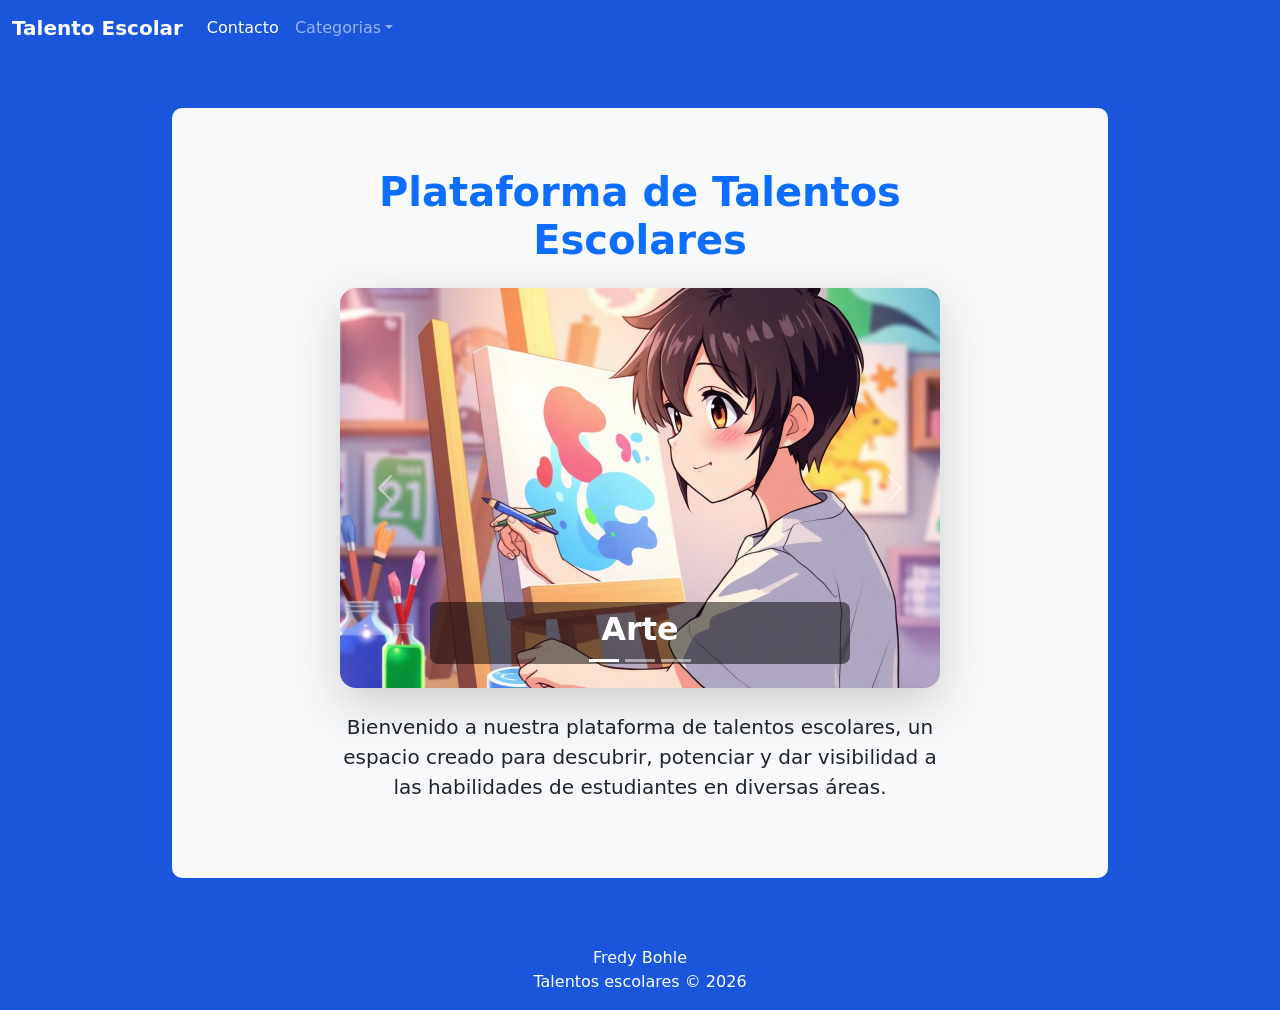
<file: index.html>
<!doctype html>
<html lang="es">
  <head>
    <meta charset="UTF-8" />
    <meta name="viewport" content="width=device-width, initial-scale=1.0" />
    <meta name="author" content="Fredy Bohle" />
    <meta name="description" content="Esta es un portal de talento Escolar"/>
    <title>Portal Talento Escolar</title>
    <link
      href="https://cdn.jsdelivr.net/npm/bootstrap@5.3.8/dist/css/bootstrap.min.css"
      rel="stylesheet"
      integrity="sha384-sRIl4kxILFvY47J16cr9ZwB07vP4J8+LH7qKQnuqkuIAvNWLzeN8tE5YBujZqJLB"
      crossorigin="anonymous"
    />
    <link rel="stylesheet" href="../css/styles.css" />
  </head>
  <body>
    <nav class="navbar navbar-expand-lg navbar-dark fondo-azul sticky-top">
      <div class="container-fluid">
        <a class="navbar-brand fw-bold" href="../index.html">Talento Escolar</a>
        <button
          class="navbar-toggler"
          type="button"
          data-bs-toggle="collapse"
          data-bs-target="#navbarNav"
        >
          <span class="navbar-toggler-icon"></span>
        </button>
        <div class="collapse navbar-collapse" id="navbarNav">
          <ul class="navbar-nav">
            <li class="nav-item">
              <a class="nav-link active" href="../html/contacto.html">Contacto</a>
            </li>
            <li class="nav-item dropdown">
              <a
                class="nav-link dropdown-toggle"
                href="#"
                role="button"
                data-bs-toggle="dropdown"
                >Categorias</a
              >
              <ul class="dropdown-menu">
                <li><a class="dropdown-item" href="../html/arte.html">Arte</a></li>
                <li><a class="dropdown-item" href="../html/musica.html">Música</a></li>
                <li>
                  <a class="dropdown-item" href="../html/tecnologia.html">Tecnología</a>
                </li>
              </ul>
            </li>
          </ul>
        </div>
      </div>
    </nav>
    <main class="flex-grow-1">
      <div class="fondo-azul py-1">
        <div class="container" style="max-width: 960px">
          <section class="container my-5">
            <div class="row justify-content-center">
              <div class="col-lg-8 text-center">
               <h1 class="fw-bold mb-4">Plataforma de Talentos Escolares</h1>
          <div
            id="carruselCategorias"
            class="carousel slide rounded-4 overflow-hidden shadow-lg mb-4"
            data-bs-ride="carousel"
          >
            <div class="carousel-indicators">
              <button
                type="button"
                data-bs-target="#carruselCategorias"
                data-bs-slide-to="0"
                class="active"
              ></button>
              <button
                type="button"
                data-bs-target="#carruselCategorias"
                data-bs-slide-to="1"
              ></button>
              <button
                type="button"
                data-bs-target="#carruselCategorias"
                data-bs-slide-to="2"
              ></button>
            </div>
            <div class="carousel-inner">
              <div class="carousel-item active">
                <a href="../html/arte.html">
                  <img
                    src="../img/arte-carousel.jpg"
                    class="d-block w-100 img-carousel"
                    alt="Arte"
                  />
                  <div class="carousel-caption d-block">
                    <h2 class="fw-bold">Arte</h2>
                  </div>
                </a>
              </div>
              <div class="carousel-item">
                <a href="../html/musica.html">
                  <img
                    src="../img/musica-carousel.jpg"
                    class="d-block w-100 img-carousel"
                    alt="Música"
                  />
                  <div class="carousel-caption d-block">
                    <h2 class="fw-bold">Música</h2>
                  </div>
                </a>
              </div>
              <div class="carousel-item">
                <a href="../html/tecnologia.html">
                  <img
                    src="../img/tecnologias-carousel.jpg"
                    class="d-block w-100 img-carousel"
                    alt="Tecnologías"
                  />
                  <div class="carousel-caption d-block">
                    <h2 class="fw-bold">Tecnología</h2>
                  </div>
                </a>
              </div>
            </div>
            <button
              class="carousel-control-prev"
              type="button"
              data-bs-target="#carruselCategorias"
              data-bs-slide="prev"
            >
              <span class="carousel-control-prev-icon"></span>
            </button>
            <button
              class="carousel-control-next"
              type="button"
              data-bs-target="#carruselCategorias"
              data-bs-slide="next"
            >
              <span class="carousel-control-next-icon"></span>
            </button>
          </div>
                <p class="lead">
                  Bienvenido a nuestra plataforma de talentos escolares, un
                  espacio creado para descubrir, potenciar y dar visibilidad a
                  las habilidades de estudiantes en diversas áreas.
                </p>
              </div>
            </div>
          </section>
        </div>
      </div>
    </main>
    <footer class="text-center py-3 text-white fondo-azul">
      <p class="mb-0">Fredy Bohle</p>
      <p class="mb-0">Talentos escolares &copy; 2026</p>
    </footer>
    <script
      src="https://cdn.jsdelivr.net/npm/bootstrap@5.3.8/dist/js/bootstrap.bundle.min.js"
      integrity="sha384-FKyoEForCGlyvwx9Hj09JcYn3nv7wiPVlz7YYwJrWVcXK/BmnVDxM+D2scQbITxI"
      crossorigin="anonymous"
    ></script>
  </body>
</html>
</file>
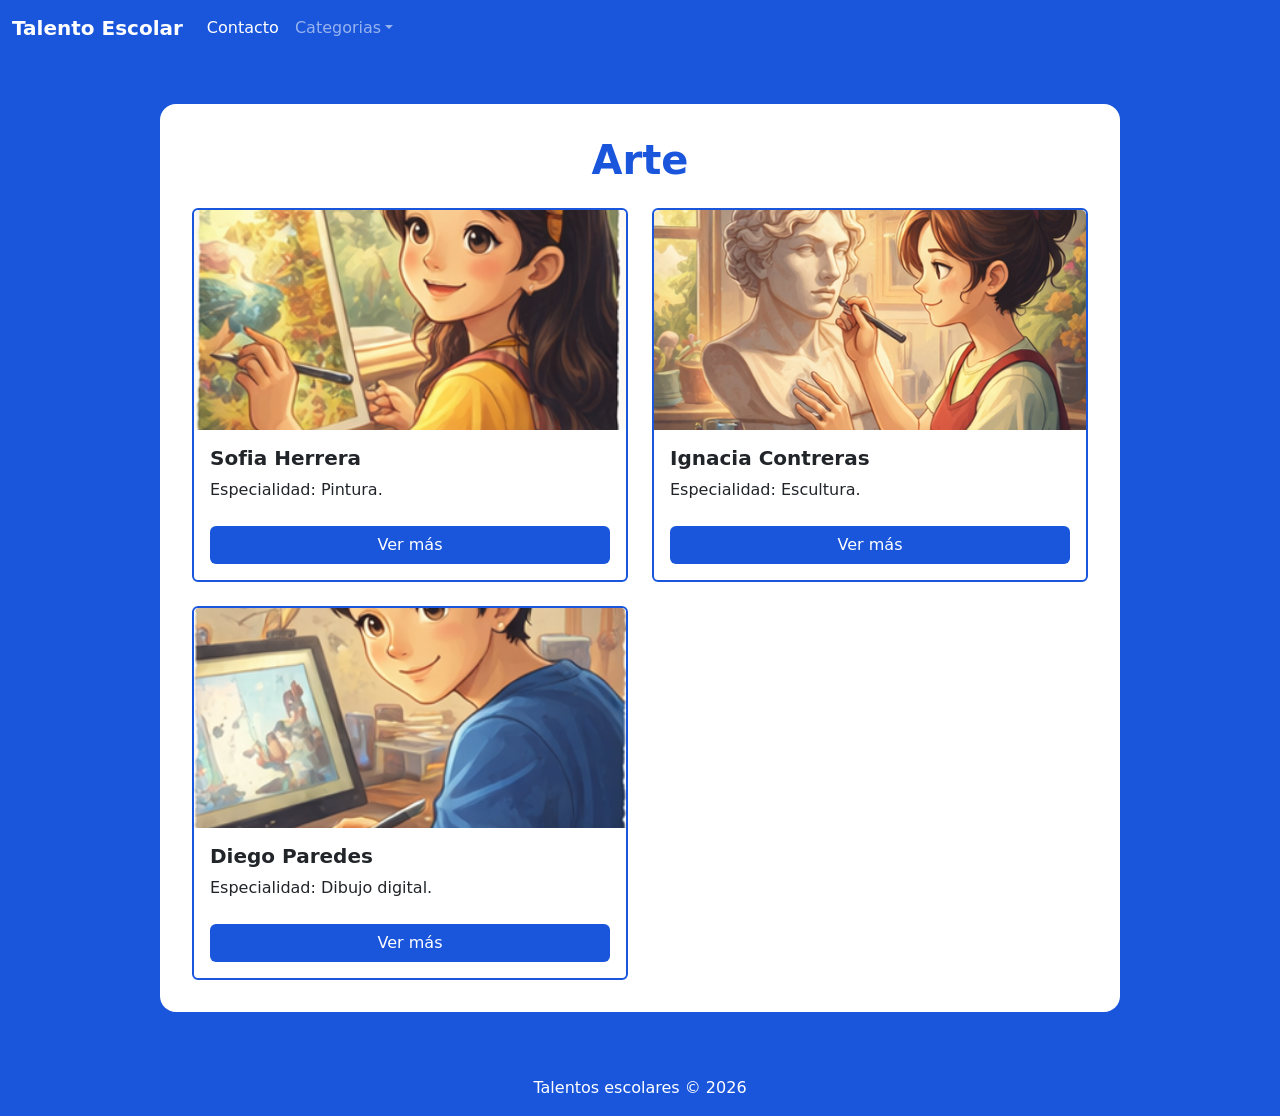
<file: html/arte.html>
<!DOCTYPE html>
<html lang="es">
<head>
    <meta charset="UTF-8">
    <meta name="viewport" content="width=device-width, initial-scale=1.0">
    <meta name="author" content="Fredy Bohle">
    <title>Categoria de Arte</title>
    <link href="https://cdn.jsdelivr.net/npm/bootstrap@5.3.8/dist/css/bootstrap.min.css" rel="stylesheet" integrity="sha384-sRIl4kxILFvY47J16cr9ZwB07vP4J8+LH7qKQnuqkuIAvNWLzeN8tE5YBujZqJLB" crossorigin="anonymous">
    <link rel="stylesheet" href="/css/styles.css">
</head>
<body>
    <nav class="navbar navbar-expand-lg navbar-dark fondo-azul sticky-top">
        <div class="container-fluid">
            <a class="navbar-brand fw-bold" href="../index.html">Talento Escolar</a>
            <button class="navbar-toggler" type="button" data-bs-toggle="collapse" data-bs-target="#navbarNav">
                <span class="navbar-toggler-icon"></span>
            </button>
            <div class="collapse navbar-collapse" id="navbarNav">
                <ul class="navbar-nav">
                    <li class="nav-item"><a class="nav-link active" href="../html/contacto.html">Contacto</a></li>
                    <li class="nav-item dropdown">
                        <a class="nav-link dropdown-toggle" href="#" role="button" data-bs-toggle="dropdown">Categorias</a>
                        <ul class="dropdown-menu">
                            <li><a class="dropdown-item" href="../html/arte.html">Arte</a></li>
                            <li><a class="dropdown-item" href="../html/musica.html">Música</a></li>
                            <li><a class="dropdown-item" href="../html/tecnologia.html">Tecnología</a></li>
                        </ul>
                    </li>
                </ul>
            </div>
        </div>
    </nav>
    <main class="flex-grow-1">
      <div class="min-vh-100 d-flex align-items-center justify-content-center py-5 fondo-azul">
        <div class="container contenedor-principal">
            <h1 class="text-center mb-4 fw-bold titulo">Arte</h1>
            <div class="row g-4">
                <div class="col-12 col-md-6">
                    <div class="card h-100 tarjeta">
                        <img src="../img/Sofia.png" class="card-img-top img-tarjeta" alt="Canto">
                        <div class="card-body d-flex flex-column">
                            <h5 class="card-title fw-semibold">Sofia Herrera</h5>
                            <p class="card-text flex-grow-1">Especialidad: Pintura.</p>
                            <a href="../html/ficha-sofia.html" class="btn btn-azul mt-2">Ver más</a>
                        </div>
                    </div>
                </div>
                <div class="col-12 col-md-6">
                    <div class="card h-100 tarjeta">
                        <img src="../img/ignacia.png" class="card-img-top img-tarjeta" alt="Instrumentos">
                        <div class="card-body d-flex flex-column">
                            <h5 class="card-title fw-semibold">Ignacia Contreras</h5>
                            <p class="card-text flex-grow-1">Especialidad: Escultura.</p>
                            <a href="../html/ficha-ignacia.html" class="btn btn-azul mt-2">Ver más</a>
                        </div>
                    </div>
                </div>
                <div class="col-12 col-md-6">
                    <div class="card h-100 tarjeta">
                        <img src="../img/Diego.png" class="card-img-top img-tarjeta" alt="Instrumentos">
                        <div class="card-body d-flex flex-column">
                            <h5 class="card-title fw-semibold">Diego Paredes</h5>
                            <p class="card-text flex-grow-1">Especialidad: Dibujo digital.</p>
                            <a href="../html/ficha-diego.html" class="btn btn-azul mt-2">Ver más</a>
                        </div>
                    </div>
                </div>
                </div>
            </div>
        </div>
    </div>
    </main>
    <footer class="text-center py-3 text-white fondo-azul">
        <p class="mb-0">Talentos escolares &copy; 2026</p>
    </footer>

    <script src="https://cdn.jsdelivr.net/npm/bootstrap@5.3.8/dist/js/bootstrap.bundle.min.js" integrity="sha384-FKyoEForCGlyvwx9Hj09JcYn3nv7wiPVlz7YYwJrWVcXK/BmnVDxM+D2scQbITxI" crossorigin="anonymous"></script>
</body>
</html>
</file>
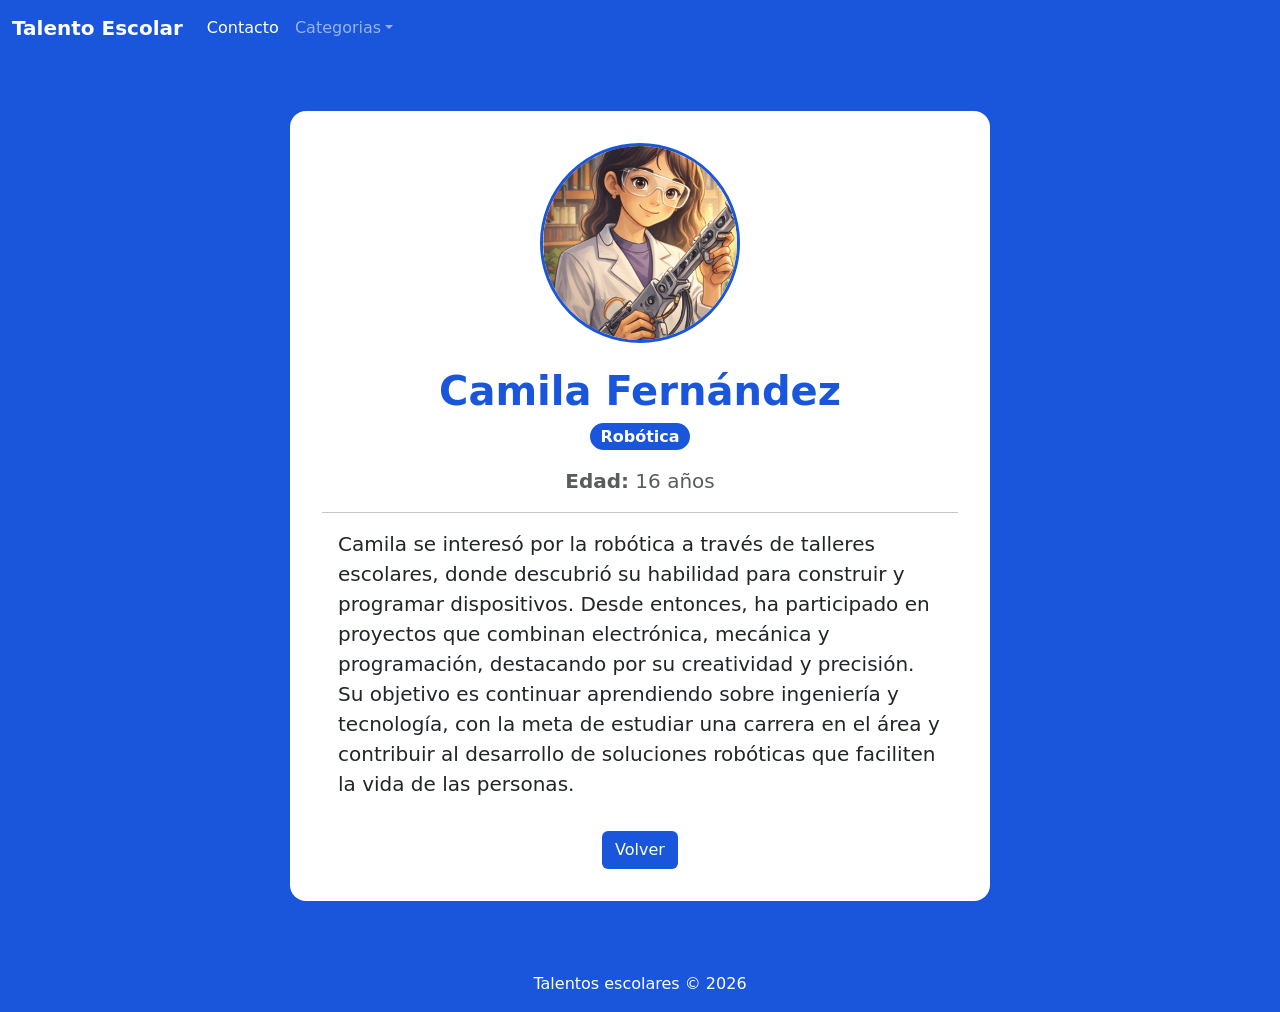
<file: html/ficha-camila.html>
<!DOCTYPE html>
<html lang="es">
<head>
    <meta charset="UTF-8">
    <meta name="viewport" content="width=device-width, initial-scale=1.0">
    <meta name="author" content="Fredy Bohle">
    <title>Camila</title>
    <link href="https://cdn.jsdelivr.net/npm/bootstrap@5.3.8/dist/css/bootstrap.min.css" rel="stylesheet" integrity="sha384-sRIl4kxILFvY47J16cr9ZwB07vP4J8+LH7qKQnuqkuIAvNWLzeN8tE5YBujZqJLB" crossorigin="anonymous">
    <link rel="stylesheet" href="/css/styles.css">
</head>
<body>
    <nav class="navbar navbar-expand-lg navbar-dark fondo-azul sticky-top">
        <div class="container-fluid">
            <a class="navbar-brand fw-bold" href="../index.html">Talento Escolar</a>
            <button class="navbar-toggler" type="button" data-bs-toggle="collapse" data-bs-target="#navbarNav">
                <span class="navbar-toggler-icon"></span>
            </button>
            <div class="collapse navbar-collapse" id="navbarNav">
                <ul class="navbar-nav">
                    <li class="nav-item"><a class="nav-link active" href="../html/contacto.html">Contacto</a></li>
                    <li class="nav-item dropdown">
                        <a class="nav-link dropdown-toggle" href="#" role="button" data-bs-toggle="dropdown">Categorias</a>
                        <ul class="dropdown-menu">
                            <li><a class="dropdown-item" href="../html/arte.html">Arte</a></li>
                            <li><a class="dropdown-item" href="../html/musica.html">Música</a></li>
                            <li><a class="dropdown-item" href="../html/tecnologia.html">Tecnología</a></li>
                        </ul>
                    </li>
                </ul>
            </div>
        </div>
    </nav>
    <main class="flex-grow-1">
      <div class="min-vh-100 d-flex align-items-center justify-content-center py-5 fondo-azul">
        <div class="container contenedor-principal" style="max-width: 700px;">
            <div class="row">
                <div class="col-12 text-center mb-4">
                    <img src="../img/Camila.png" class="img-fluid rounded-circle border border-3 img-ficha" alt="Foto del estudiante" style="width: 200px; height: 200px; object-fit: cover; border-color: #1a56db !important;">
                </div>
                <div class="col-12 text-center">
                    <h1 class="fw-bold titulo">Camila Fernández</h1>
                    <span class="badge rounded-pill fs-6 mb-3" style="background-color: #1a56db;">Robótica</span>
                    <p class="text-muted fs-5 mb-1"><strong>Edad:</strong> 16 años</p>
                    <hr>
                    <p class="fs-5 text-start px-3">
                        Camila se interesó por la robótica a través de talleres escolares, donde descubrió su habilidad para construir y programar dispositivos. Desde entonces, ha participado en proyectos que combinan electrónica, mecánica y programación, destacando por su creatividad y precisión.
                        Su objetivo es continuar aprendiendo sobre ingeniería y tecnología, con la meta de estudiar una carrera en el área y contribuir al desarrollo de soluciones robóticas que faciliten la vida de las personas.
                    </p>
                    <a href="javascript:history.back()" class="btn btn-azul mt-3">Volver</a>
                </div>
            </div>
        </div>
    </div>
    </main>
    <footer class="text-center py-3 text-white fondo-azul">
        <p class="mb-0">Talentos escolares &copy; 2026</p>
    </footer>

    <script src="https://cdn.jsdelivr.net/npm/bootstrap@5.3.8/dist/js/bootstrap.bundle.min.js" integrity="sha384-FKyoEForCGlyvwx9Hj09JcYn3nv7wiPVlz7YYwJrWVcXK/BmnVDxM+D2scQbITxI" crossorigin="anonymous"></script>
</body>
</html>
</file>
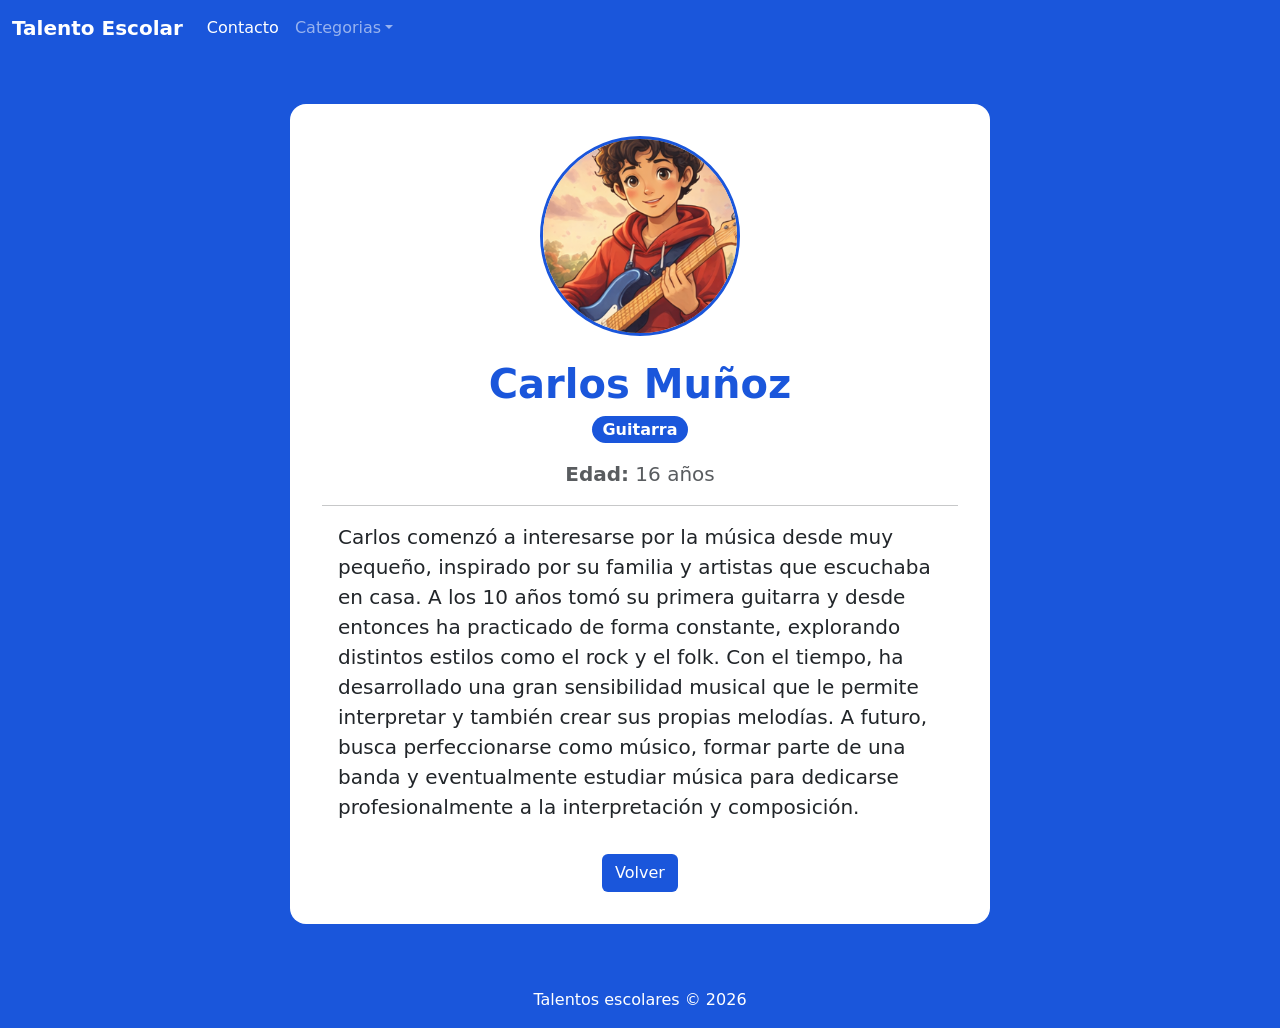
<file: html/ficha-carlos.html>
<!DOCTYPE html>
<html lang="es">
<head>
    <meta charset="UTF-8">
    <meta name="viewport" content="width=device-width, initial-scale=1.0">
    <meta name="author" content="Fredy Bohle">
    <title>Carlos</title>
    <link href="https://cdn.jsdelivr.net/npm/bootstrap@5.3.8/dist/css/bootstrap.min.css" rel="stylesheet" integrity="sha384-sRIl4kxILFvY47J16cr9ZwB07vP4J8+LH7qKQnuqkuIAvNWLzeN8tE5YBujZqJLB" crossorigin="anonymous">
    <link rel="stylesheet" href="/css/styles.css">
</head>
<body>
    <nav class="navbar navbar-expand-lg navbar-dark fondo-azul sticky-top">
        <div class="container-fluid">
            <a class="navbar-brand fw-bold" href="../index.html">Talento Escolar</a>
            <button class="navbar-toggler" type="button" data-bs-toggle="collapse" data-bs-target="#navbarNav">
                <span class="navbar-toggler-icon"></span>
            </button>
            <div class="collapse navbar-collapse" id="navbarNav">
                <ul class="navbar-nav">
                    <li class="nav-item"><a class="nav-link active" href="../html/contacto.html">Contacto</a></li>
                    <li class="nav-item dropdown">
                        <a class="nav-link dropdown-toggle" href="#" role="button" data-bs-toggle="dropdown">Categorias</a>
                        <ul class="dropdown-menu">
                            <li><a class="dropdown-item" href="../html/arte.html">Arte</a></li>
                            <li><a class="dropdown-item" href="../html/musica.html">Música</a></li>
                            <li><a class="dropdown-item" href="../html/tecnologia.html">Tecnología</a></li>
                        </ul>
                    </li>
                </ul>
            </div>
        </div>
    </nav>
    <main class="flex-grow-1">
      <div class="min-vh-100 d-flex align-items-center justify-content-center py-5 fondo-azul">
        <div class="container contenedor-principal" style="max-width: 700px;">
            <div class="row">
                <div class="col-12 text-center mb-4">
                    <img src="../img/Carlos.png" class="img-fluid rounded-circle border border-3 img-ficha" alt="Foto del estudiante" style="width: 200px; height: 200px; object-fit: cover; border-color: #1a56db !important;">
                </div>
                <div class="col-12 text-center">
                    <h1 class="fw-bold titulo">Carlos Muñoz</h1>
                    <span class="badge rounded-pill fs-6 mb-3" style="background-color: #1a56db;">Guitarra</span>
                    <p class="text-muted fs-5 mb-1"><strong>Edad:</strong> 16 años</p>
                    <hr>
                    <p class="fs-5 text-start px-3">
                        Carlos comenzó a interesarse por la música desde muy pequeño, inspirado por su familia y artistas que escuchaba en casa. A los 10 años tomó su primera guitarra y desde entonces ha practicado de forma constante, explorando distintos estilos como el rock y el folk. Con el tiempo, ha desarrollado una gran sensibilidad musical que le permite interpretar y también crear sus propias melodías.
                        A futuro, busca perfeccionarse como músico, formar parte de una banda y eventualmente estudiar música para dedicarse profesionalmente a la interpretación y composición.
                    </p>
                    <a href="javascript:history.back()" class="btn btn-azul mt-3">Volver</a>
                </div>
            </div>
        </div>
    </div>
    </main>
    <footer class="text-center py-3 text-white fondo-azul">
        <p class="mb-0">Talentos escolares &copy; 2026</p>
    </footer>

    <script src="https://cdn.jsdelivr.net/npm/bootstrap@5.3.8/dist/js/bootstrap.bundle.min.js" integrity="sha384-FKyoEForCGlyvwx9Hj09JcYn3nv7wiPVlz7YYwJrWVcXK/BmnVDxM+D2scQbITxI" crossorigin="anonymous"></script>
</body>
</html>
</file>
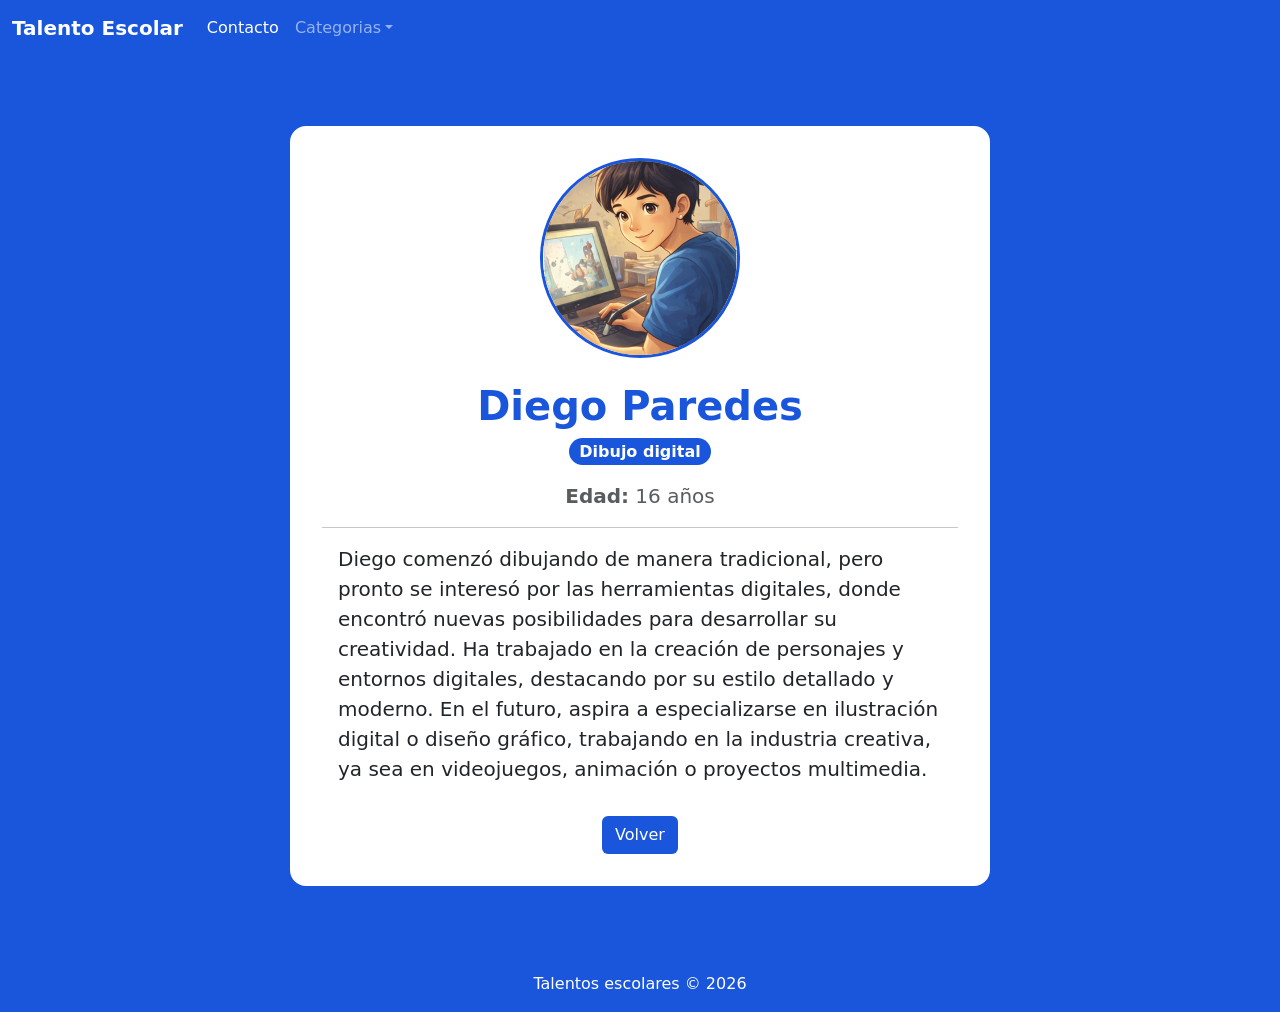
<file: html/ficha-diego.html>
<!DOCTYPE html>
<html lang="es">
<head>
    <meta charset="UTF-8">
    <meta name="viewport" content="width=device-width, initial-scale=1.0">
    <meta name="author" content="Fredy Bohle">
    <title>Diego</title>
    <link href="https://cdn.jsdelivr.net/npm/bootstrap@5.3.8/dist/css/bootstrap.min.css" rel="stylesheet" integrity="sha384-sRIl4kxILFvY47J16cr9ZwB07vP4J8+LH7qKQnuqkuIAvNWLzeN8tE5YBujZqJLB" crossorigin="anonymous">
    <link rel="stylesheet" href="/css/styles.css">
</head>
<body>
    <nav class="navbar navbar-expand-lg navbar-dark fondo-azul sticky-top">
        <div class="container-fluid">
            <a class="navbar-brand fw-bold" href="../index.html">Talento Escolar</a>
            <button class="navbar-toggler" type="button" data-bs-toggle="collapse" data-bs-target="#navbarNav">
                <span class="navbar-toggler-icon"></span>
            </button>
            <div class="collapse navbar-collapse" id="navbarNav">
                <ul class="navbar-nav">
                    <li class="nav-item"><a class="nav-link active" href="../html/contacto.html">Contacto</a></li>
                    <li class="nav-item dropdown">
                        <a class="nav-link dropdown-toggle" href="#" role="button" data-bs-toggle="dropdown">Categorias</a>
                        <ul class="dropdown-menu">
                            <li><a class="dropdown-item" href="../html/arte.html">Arte</a></li>
                            <li><a class="dropdown-item" href="../html/musica.html">Música</a></li>
                            <li><a class="dropdown-item" href="../html/tecnologia.html">Tecnología</a></li>
                        </ul>
                    </li>
                </ul>
            </div>
        </div>
    </nav>
    <main class="flex-grow-1">
      <div class="min-vh-100 d-flex align-items-center justify-content-center py-5 fondo-azul">
        <div class="container contenedor-principal" style="max-width: 700px;">
            <div class="row">
                <div class="col-12 text-center mb-4">
                    <img src="../img/Diego.png" class="img-fluid rounded-circle border border-3 img-ficha" alt="Foto del estudiante" style="width: 200px; height: 200px; object-fit: cover; border-color: #1a56db !important;">
                </div>
                <div class="col-12 text-center">
                    <h1 class="fw-bold titulo">Diego Paredes</h1>
                    <span class="badge rounded-pill fs-6 mb-3" style="background-color: #1a56db;">Dibujo digital</span>
                    <p class="text-muted fs-5 mb-1"><strong>Edad:</strong> 16 años</p>
                    <hr>
                    <p class="fs-5 text-start px-3">
                        Diego comenzó dibujando de manera tradicional, pero pronto se interesó por las herramientas digitales, donde encontró nuevas posibilidades para desarrollar su creatividad. Ha trabajado en la creación de personajes y entornos digitales, destacando por su estilo detallado y moderno.
                        En el futuro, aspira a especializarse en ilustración digital o diseño gráfico, trabajando en la industria creativa, ya sea en videojuegos, animación o proyectos multimedia.
                    </p>
                    <a href="javascript:history.back()" class="btn btn-azul mt-3">Volver</a>
                </div>
            </div>
        </div>
    </div>
    </main>
    <footer class="text-center py-3 text-white fondo-azul">
        <p class="mb-0">Talentos escolares &copy; 2026</p>
    </footer>

    <script src="https://cdn.jsdelivr.net/npm/bootstrap@5.3.8/dist/js/bootstrap.bundle.min.js" integrity="sha384-FKyoEForCGlyvwx9Hj09JcYn3nv7wiPVlz7YYwJrWVcXK/BmnVDxM+D2scQbITxI" crossorigin="anonymous"></script>
</body>
</html>
</file>
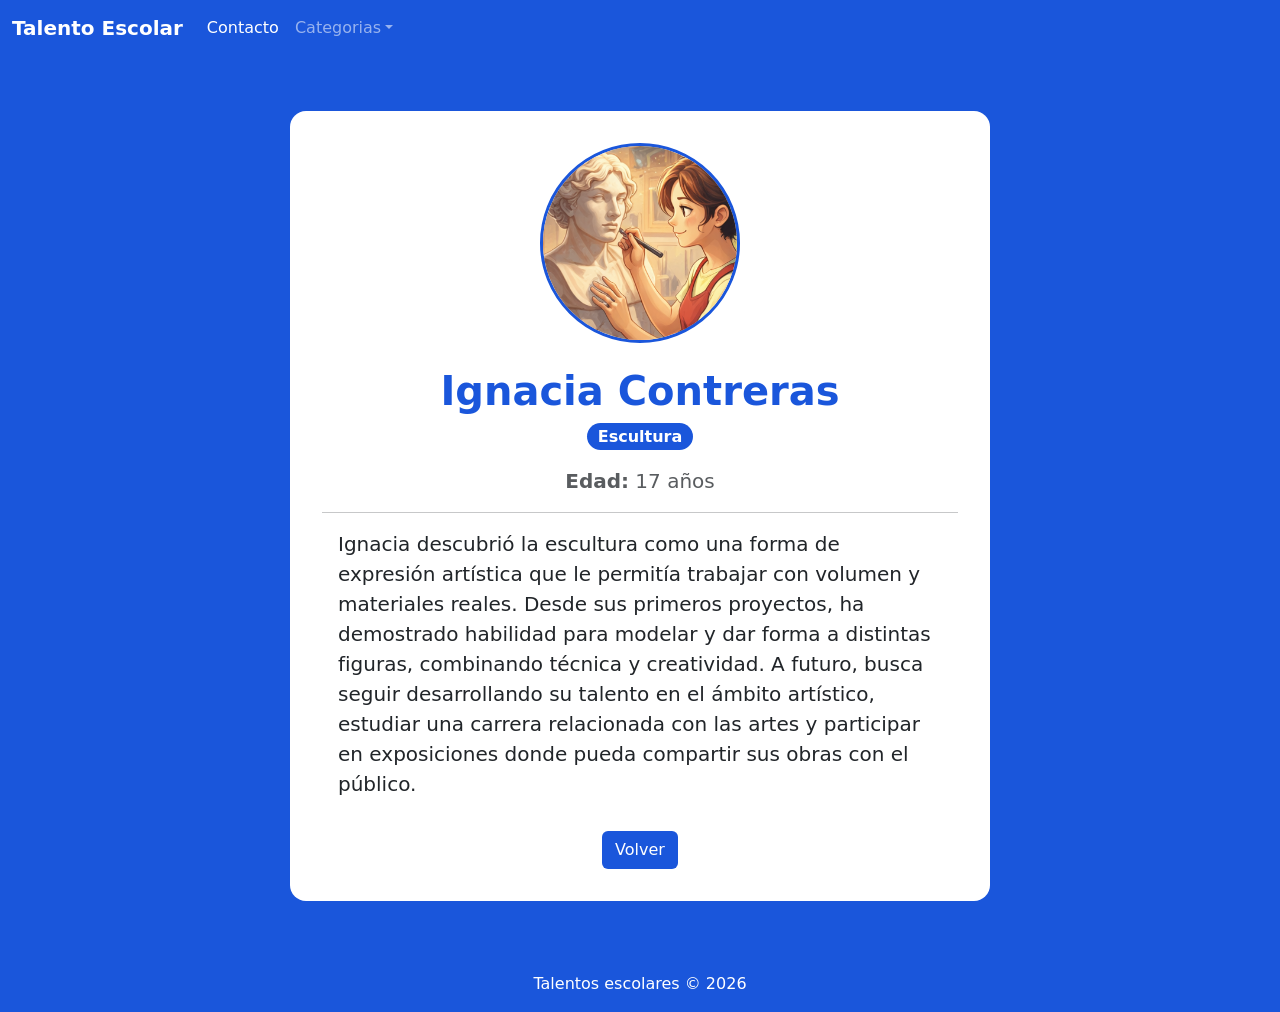
<file: html/ficha-ignacia.html>
<!DOCTYPE html>
<html lang="es">
<head>
    <meta charset="UTF-8">
    <meta name="viewport" content="width=device-width, initial-scale=1.0">
    <meta name="author" content="Fredy Bohle">
    <title>Ignacia</title>
    <link href="https://cdn.jsdelivr.net/npm/bootstrap@5.3.8/dist/css/bootstrap.min.css" rel="stylesheet" integrity="sha384-sRIl4kxILFvY47J16cr9ZwB07vP4J8+LH7qKQnuqkuIAvNWLzeN8tE5YBujZqJLB" crossorigin="anonymous">
    <link rel="stylesheet" href="/css/styles.css">
</head>
<body>
    <nav class="navbar navbar-expand-lg navbar-dark fondo-azul sticky-top">
        <div class="container-fluid">
            <a class="navbar-brand fw-bold" href="../index.html">Talento Escolar</a>
            <button class="navbar-toggler" type="button" data-bs-toggle="collapse" data-bs-target="#navbarNav">
                <span class="navbar-toggler-icon"></span>
            </button>
            <div class="collapse navbar-collapse" id="navbarNav">
                <ul class="navbar-nav">
                    <li class="nav-item"><a class="nav-link active" href="../html/contacto.html">Contacto</a></li>
                    <li class="nav-item dropdown">
                        <a class="nav-link dropdown-toggle" href="#" role="button" data-bs-toggle="dropdown">Categorias</a>
                        <ul class="dropdown-menu">
                            <li><a class="dropdown-item" href="../html/arte.html">Arte</a></li>
                            <li><a class="dropdown-item" href="../html/musica.html">Música</a></li>
                            <li><a class="dropdown-item" href="../html/tecnologia.html">Tecnología</a></li>
                        </ul>
                    </li>
                </ul>
            </div>
        </div>
    </nav>
    <main class="flex-grow-1">
      <div class="min-vh-100 d-flex align-items-center justify-content-center py-5 fondo-azul">
        <div class="container contenedor-principal" style="max-width: 700px;">
            <div class="row">
                <div class="col-12 text-center mb-4">
                    <img src="../img/ignacia.png" class="img-fluid rounded-circle border border-3 img-ficha" alt="Foto del estudiante" style="width: 200px; height: 200px; object-fit: cover; border-color: #1a56db !important;">
                </div>
                <div class="col-12 text-center">
                    <h1 class="fw-bold titulo">Ignacia Contreras</h1>
                    <span class="badge rounded-pill fs-6 mb-3" style="background-color: #1a56db;">Escultura</span>
                    <p class="text-muted fs-5 mb-1"><strong>Edad:</strong> 17 años</p>
                    <hr>
                    <p class="fs-5 text-start px-3">
                        Ignacia descubrió la escultura como una forma de expresión artística que le permitía trabajar con volumen y materiales reales. Desde sus primeros proyectos, ha demostrado habilidad para modelar y dar forma a distintas figuras, combinando técnica y creatividad.
                        A futuro, busca seguir desarrollando su talento en el ámbito artístico, estudiar una carrera relacionada con las artes y participar en exposiciones donde pueda compartir sus obras con el público.
                    </p>
                    <a href="javascript:history.back()" class="btn btn-azul mt-3">Volver</a>
                </div>
            </div>
        </div>
    </div>
    </main>
    <footer class="text-center py-3 text-white fondo-azul">
        <p class="mb-0">Talentos escolares &copy; 2026</p>
    </footer>

    <script src="https://cdn.jsdelivr.net/npm/bootstrap@5.3.8/dist/js/bootstrap.bundle.min.js" integrity="sha384-FKyoEForCGlyvwx9Hj09JcYn3nv7wiPVlz7YYwJrWVcXK/BmnVDxM+D2scQbITxI" crossorigin="anonymous"></script>
</body>
</html>
</file>
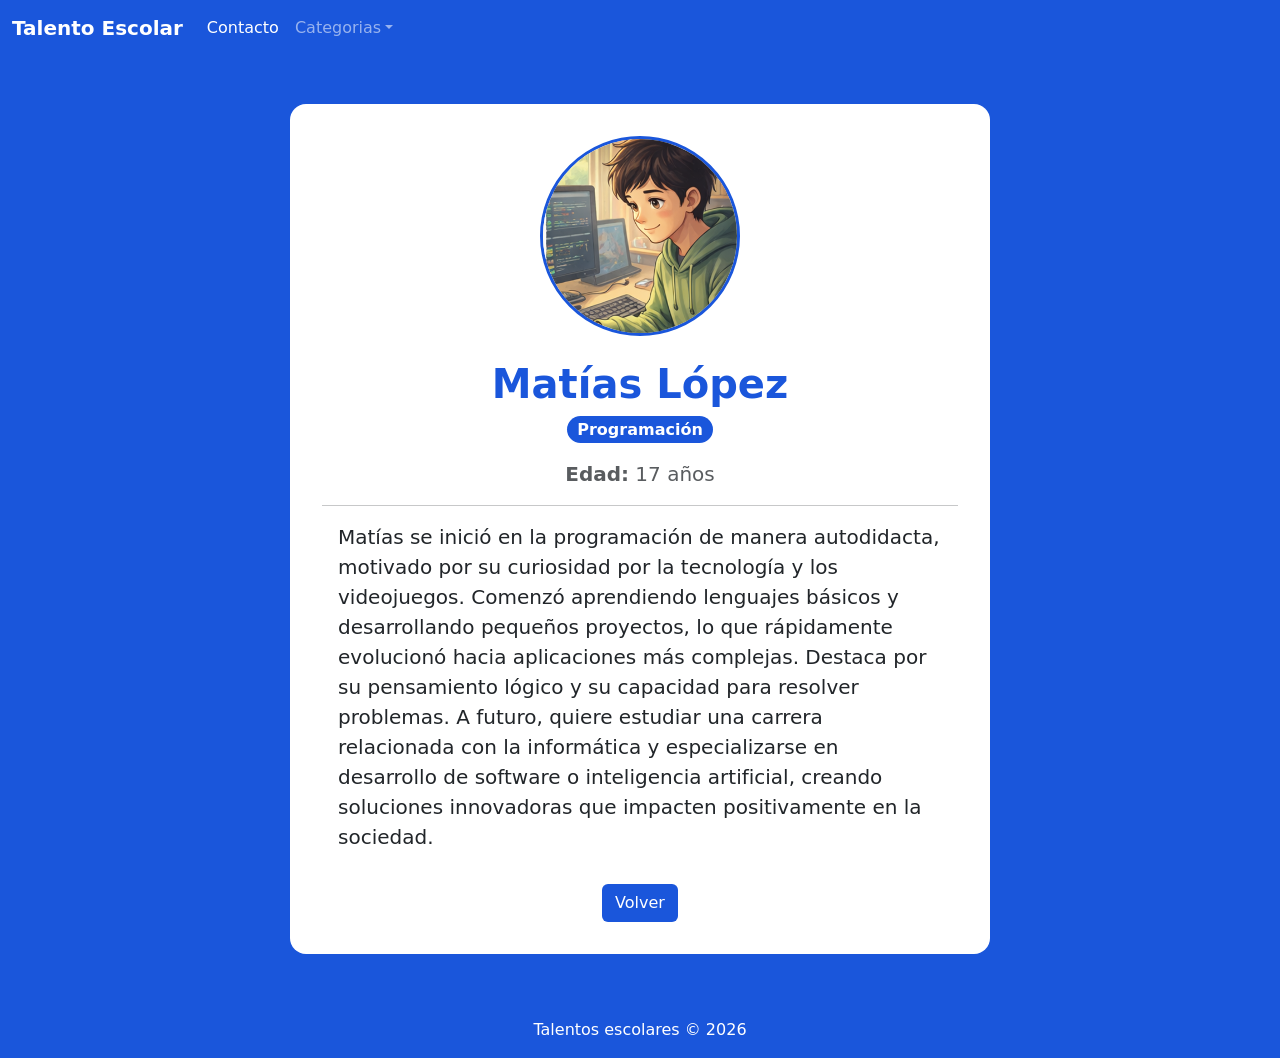
<file: html/ficha-matias.html>
<!DOCTYPE html>
<html lang="es">
<head>
    <meta charset="UTF-8">
    <meta name="viewport" content="width=device-width, initial-scale=1.0">
    <meta name="author" content="Fredy Bohle">
    <title>Matias</title>
    <link href="https://cdn.jsdelivr.net/npm/bootstrap@5.3.8/dist/css/bootstrap.min.css" rel="stylesheet" integrity="sha384-sRIl4kxILFvY47J16cr9ZwB07vP4J8+LH7qKQnuqkuIAvNWLzeN8tE5YBujZqJLB" crossorigin="anonymous">
    <link rel="stylesheet" href="../css/styles.css">
</head>
<body>
    <nav class="navbar navbar-expand-lg navbar-dark fondo-azul sticky-top">
        <div class="container-fluid">
            <a class="navbar-brand fw-bold" href="../index.html">Talento Escolar</a>
            <button class="navbar-toggler" type="button" data-bs-toggle="collapse" data-bs-target="#navbarNav">
                <span class="navbar-toggler-icon"></span>
            </button>
            <div class="collapse navbar-collapse" id="navbarNav">
                <ul class="navbar-nav">
                    <li class="nav-item"><a class="nav-link active" href="../html/contacto.html">Contacto</a></li>
                    <li class="nav-item dropdown">
                        <a class="nav-link dropdown-toggle" href="#" role="button" data-bs-toggle="dropdown">Categorias</a>
                        <ul class="dropdown-menu">
                            <li><a class="dropdown-item" href="../html/arte.html">Arte</a></li>
                            <li><a class="dropdown-item" href="../html/musica.html">Música</a></li>
                            <li><a class="dropdown-item" href="../html/tecnologia.html">Tecnología</a></li>
                        </ul>
                    </li>
                </ul>
            </div>
        </div>
    </nav>
    <main class="flex-grow-1">
      <div class="min-vh-100 d-flex align-items-center justify-content-center py-5 fondo-azul">
        <div class="container contenedor-principal" style="max-width: 700px;">
            <div class="row">
                <div class="col-12 text-center mb-4">
                    <img src="../img/Matias.png" class="img-fluid rounded-circle border border-3 img-ficha" alt="Foto del estudiante" style="width: 200px; height: 200px; object-fit: cover; border-color: #1a56db !important;">
                </div>
                <div class="col-12 text-center">
                    <h1 class="fw-bold titulo">Matías López</h1>
                    <span class="badge rounded-pill fs-6 mb-3" style="background-color: #1a56db;">Programación</span>
                    <p class="text-muted fs-5 mb-1"><strong>Edad:</strong> 17 años</p>
                    <hr>
                    <p class="fs-5 text-start px-3">
                        Matías se inició en la programación de manera autodidacta, motivado por su curiosidad por la tecnología y los videojuegos. Comenzó aprendiendo lenguajes básicos y desarrollando pequeños proyectos, lo que rápidamente evolucionó hacia aplicaciones más complejas. Destaca por su pensamiento lógico y su capacidad para resolver problemas.
                        A futuro, quiere estudiar una carrera relacionada con la informática y especializarse en desarrollo de software o inteligencia artificial, creando soluciones innovadoras que impacten positivamente en la sociedad.
                    </p>
                    <a href="javascript:history.back()" class="btn btn-azul mt-3">Volver</a>
                </div>
            </div>
        </div>
    </div>
    </main>
    <footer class="text-center py-3 text-white fondo-azul">
        <p class="mb-0">Talentos escolares &copy; 2026</p>
    </footer>

    <script src="https://cdn.jsdelivr.net/npm/bootstrap@5.3.8/dist/js/bootstrap.bundle.min.js" integrity="sha384-FKyoEForCGlyvwx9Hj09JcYn3nv7wiPVlz7YYwJrWVcXK/BmnVDxM+D2scQbITxI" crossorigin="anonymous"></script>
</body>
</html>
</file>
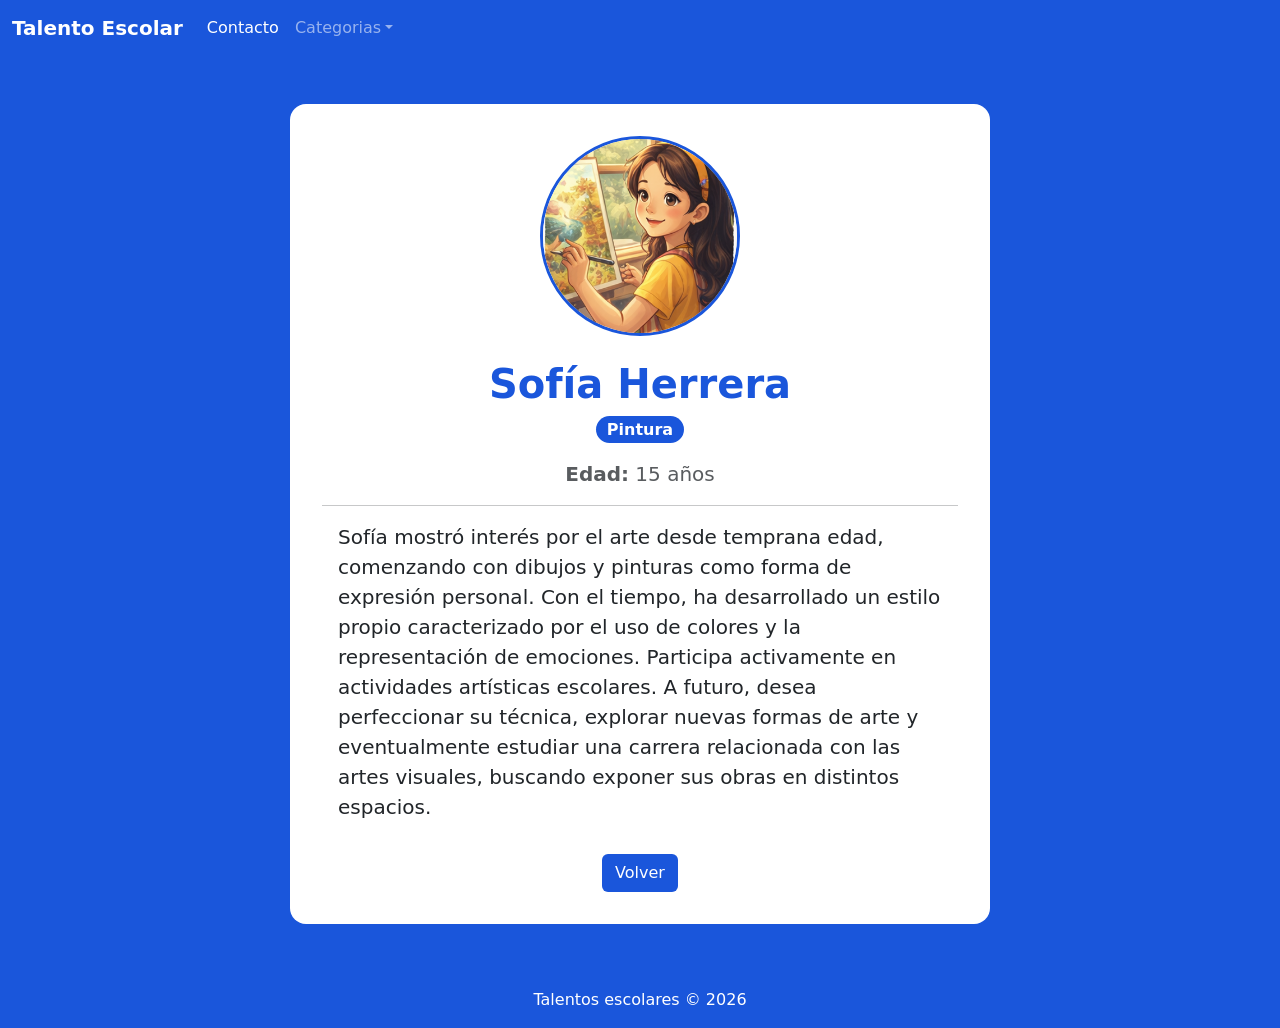
<file: html/ficha-sofia.html>
<!DOCTYPE html>
<html lang="es">
<head>
    <meta charset="UTF-8">
    <meta name="viewport" content="width=device-width, initial-scale=1.0">
    <meta name="author" content="Fredy Bohle">
    <title>Sofia</title>
    <link href="https://cdn.jsdelivr.net/npm/bootstrap@5.3.8/dist/css/bootstrap.min.css" rel="stylesheet" integrity="sha384-sRIl4kxILFvY47J16cr9ZwB07vP4J8+LH7qKQnuqkuIAvNWLzeN8tE5YBujZqJLB" crossorigin="anonymous">
    <link rel="stylesheet" href="../css/styles.css">
</head>
<body>
    <nav class="navbar navbar-expand-lg navbar-dark fondo-azul sticky-top">
        <div class="container-fluid">
            <a class="navbar-brand fw-bold" href="../index.html">Talento Escolar</a>
            <button class="navbar-toggler" type="button" data-bs-toggle="collapse" data-bs-target="#navbarNav">
                <span class="navbar-toggler-icon"></span>
            </button>
            <div class="collapse navbar-collapse" id="navbarNav">
                <ul class="navbar-nav">
                    <li class="nav-item"><a class="nav-link active" href="../html/contacto.html">Contacto</a></li>
                    <li class="nav-item dropdown">
                        <a class="nav-link dropdown-toggle" href="#" role="button" data-bs-toggle="dropdown">Categorias</a>
                        <ul class="dropdown-menu">
                            <li><a class="dropdown-item" href="../html/arte.html">Arte</a></li>
                            <li><a class="dropdown-item" href="../html/musica.html">Música</a></li>
                            <li><a class="dropdown-item" href="../html/tecnologia.html">Tecnología</a></li>
                        </ul>
                    </li>
                </ul>
            </div>
        </div>
    </nav>
    <main class="flex-grow-1">
      <div class="min-vh-100 d-flex align-items-center justify-content-center py-5 fondo-azul">
        <div class="container contenedor-principal" style="max-width: 700px;">
            <div class="row">
                <div class="col-12 text-center mb-4">
                    <img src="../img/Sofia.png" class="img-fluid rounded-circle border border-3 img-ficha" alt="Foto del estudiante" style="width: 200px; height: 200px; object-fit: cover; border-color: #1a56db !important;">
                </div>
                <div class="col-12 text-center">
                    <h1 class="fw-bold titulo">Sofía Herrera</h1>
                    <span class="badge rounded-pill fs-6 mb-3" style="background-color: #1a56db;">Pintura</span>
                    <p class="text-muted fs-5 mb-1"><strong>Edad:</strong> 15 años</p>
                    <hr>
                    <p class="fs-5 text-start px-3">
                        Sofía mostró interés por el arte desde temprana edad, comenzando con dibujos y pinturas como forma de expresión personal. Con el tiempo, ha desarrollado un estilo propio caracterizado por el uso de colores y la representación de emociones. Participa activamente en actividades artísticas escolares.
                        A futuro, desea perfeccionar su técnica, explorar nuevas formas de arte y eventualmente estudiar una carrera relacionada con las artes visuales, buscando exponer sus obras en distintos espacios.                    </p>
                    <a href="javascript:history.back()" class="btn btn-azul mt-3">Volver</a>
                </div>
            </div>
        </div>
    </div>
    </main>
    <footer class="text-center py-3 text-white fondo-azul">
        <p class="mb-0">Talentos escolares &copy; 2026</p>
    </footer>

    <script src="https://cdn.jsdelivr.net/npm/bootstrap@5.3.8/dist/js/bootstrap.bundle.min.js" integrity="sha384-FKyoEForCGlyvwx9Hj09JcYn3nv7wiPVlz7YYwJrWVcXK/BmnVDxM+D2scQbITxI" crossorigin="anonymous"></script>
</body>
</html>
</file>
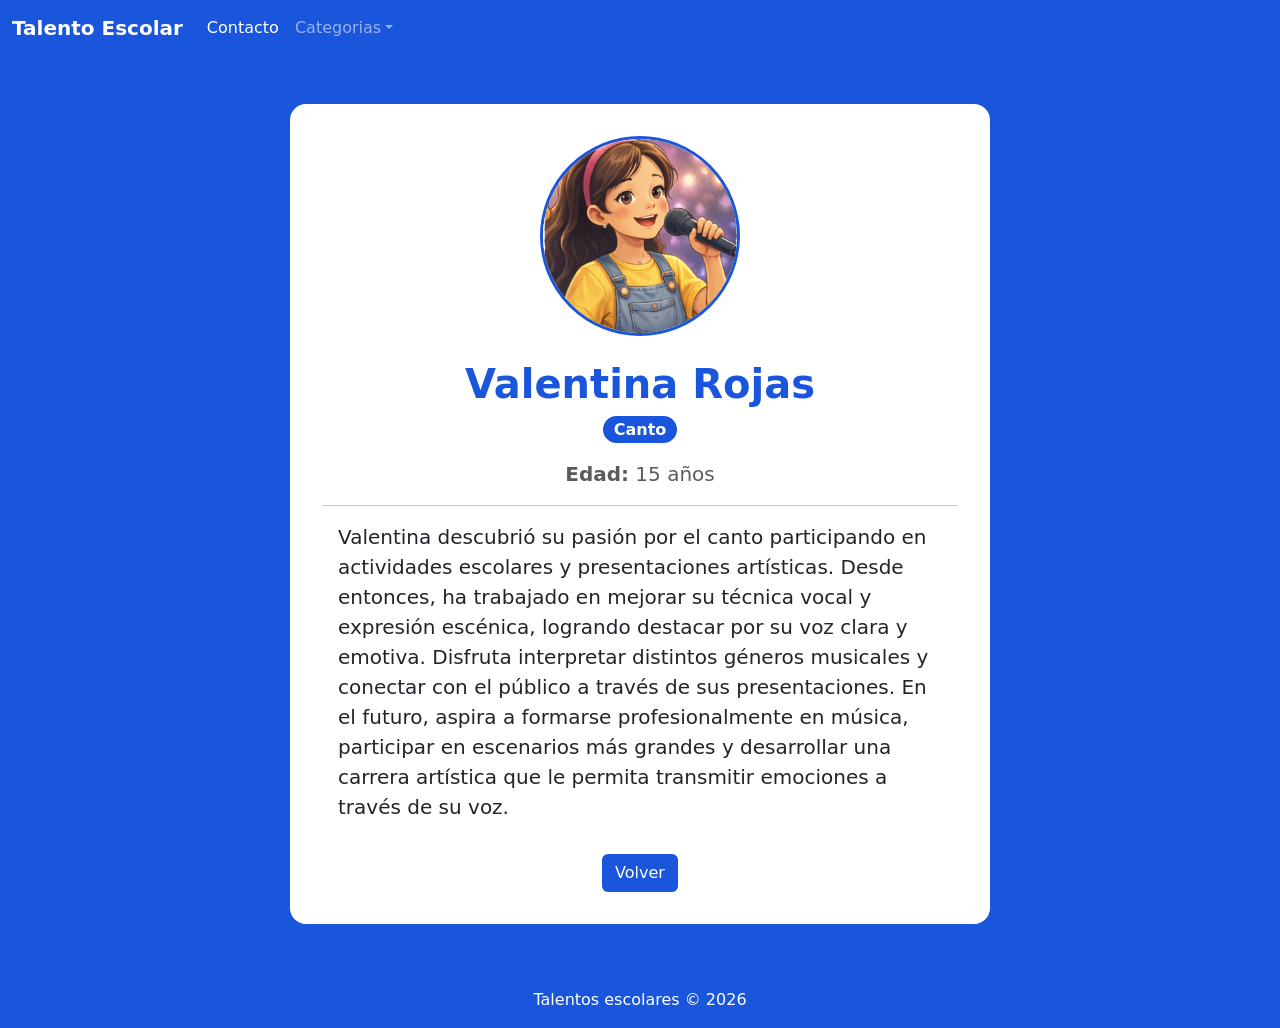
<file: html/ficha-valentina.html>
<!DOCTYPE html>
<html lang="es">
<head>
    <meta charset="UTF-8">
    <meta name="viewport" content="width=device-width, initial-scale=1.0">
    <meta name="author" content="Fredy Bohle">
    <title>Valentina</title>
    <link href="https://cdn.jsdelivr.net/npm/bootstrap@5.3.8/dist/css/bootstrap.min.css" rel="stylesheet" integrity="sha384-sRIl4kxILFvY47J16cr9ZwB07vP4J8+LH7qKQnuqkuIAvNWLzeN8tE5YBujZqJLB" crossorigin="anonymous">
    <link rel="stylesheet" href="/css/styles.css">
</head>
<body>
    <nav class="navbar navbar-expand-lg navbar-dark fondo-azul sticky-top">
        <div class="container-fluid">
            <a class="navbar-brand fw-bold" href="../index.html">Talento Escolar</a>
            <button class="navbar-toggler" type="button" data-bs-toggle="collapse" data-bs-target="#navbarNav">
                <span class="navbar-toggler-icon"></span>
            </button>
            <div class="collapse navbar-collapse" id="navbarNav">
                <ul class="navbar-nav">
                    <li class="nav-item"><a class="nav-link active" href="../html/contacto.html">Contacto</a></li>
                    <li class="nav-item dropdown">
                        <a class="nav-link dropdown-toggle" href="#" role="button" data-bs-toggle="dropdown">Categorias</a>
                        <ul class="dropdown-menu">
                            <li><a class="dropdown-item" href="../html/arte.html">Arte</a></li>
                            <li><a class="dropdown-item" href="../html/musica.html">Música</a></li>
                            <li><a class="dropdown-item" href="../html/tecnologia.html">Tecnología</a></li>
                        </ul>
                    </li>
                </ul>
            </div>
        </div>
    </nav>
    <main class="flex-grow-1">
      <div class="min-vh-100 d-flex align-items-center justify-content-center py-5 fondo-azul">
        <div class="container contenedor-principal" style="max-width: 700px;">
            <div class="row">
                <div class="col-12 text-center mb-4">
                    <img src="../img/Valentina.png" class="img-fluid rounded-circle border border-3 img-ficha" alt="Foto del estudiante" style="width: 200px; height: 200px; object-fit: cover; border-color: #1a56db !important;">
                </div>
                <div class="col-12 text-center">
                    <h1 class="fw-bold titulo">Valentina Rojas</h1>
                    <span class="badge rounded-pill fs-6 mb-3" style="background-color: #1a56db;">Canto</span>
                    <p class="text-muted fs-5 mb-1"><strong>Edad:</strong> 15 años</p>
                    <hr>
                    <p class="fs-5 text-start px-3">
                        Valentina descubrió su pasión por el canto participando en actividades escolares y presentaciones artísticas. Desde entonces, ha trabajado en mejorar su técnica vocal y expresión escénica, logrando destacar por su voz clara y emotiva. Disfruta interpretar distintos géneros musicales y conectar con el público a través de sus presentaciones.
                        En el futuro, aspira a formarse profesionalmente en música, participar en escenarios más grandes y desarrollar una carrera artística que le permita transmitir emociones a través de su voz.</p>
                    <a href="javascript:history.back()" class="btn btn-azul mt-3">Volver</a>
                </div>
            </div>
        </div>
    </div>
    </main>
    <footer class="text-center py-3 text-white fondo-azul">
        <p class="mb-0">Talentos escolares &copy; 2026</p>
    </footer>

    <script src="https://cdn.jsdelivr.net/npm/bootstrap@5.3.8/dist/js/bootstrap.bundle.min.js" integrity="sha384-FKyoEForCGlyvwx9Hj09JcYn3nv7wiPVlz7YYwJrWVcXK/BmnVDxM+D2scQbITxI" crossorigin="anonymous"></script>
</body>
</html>
</file>
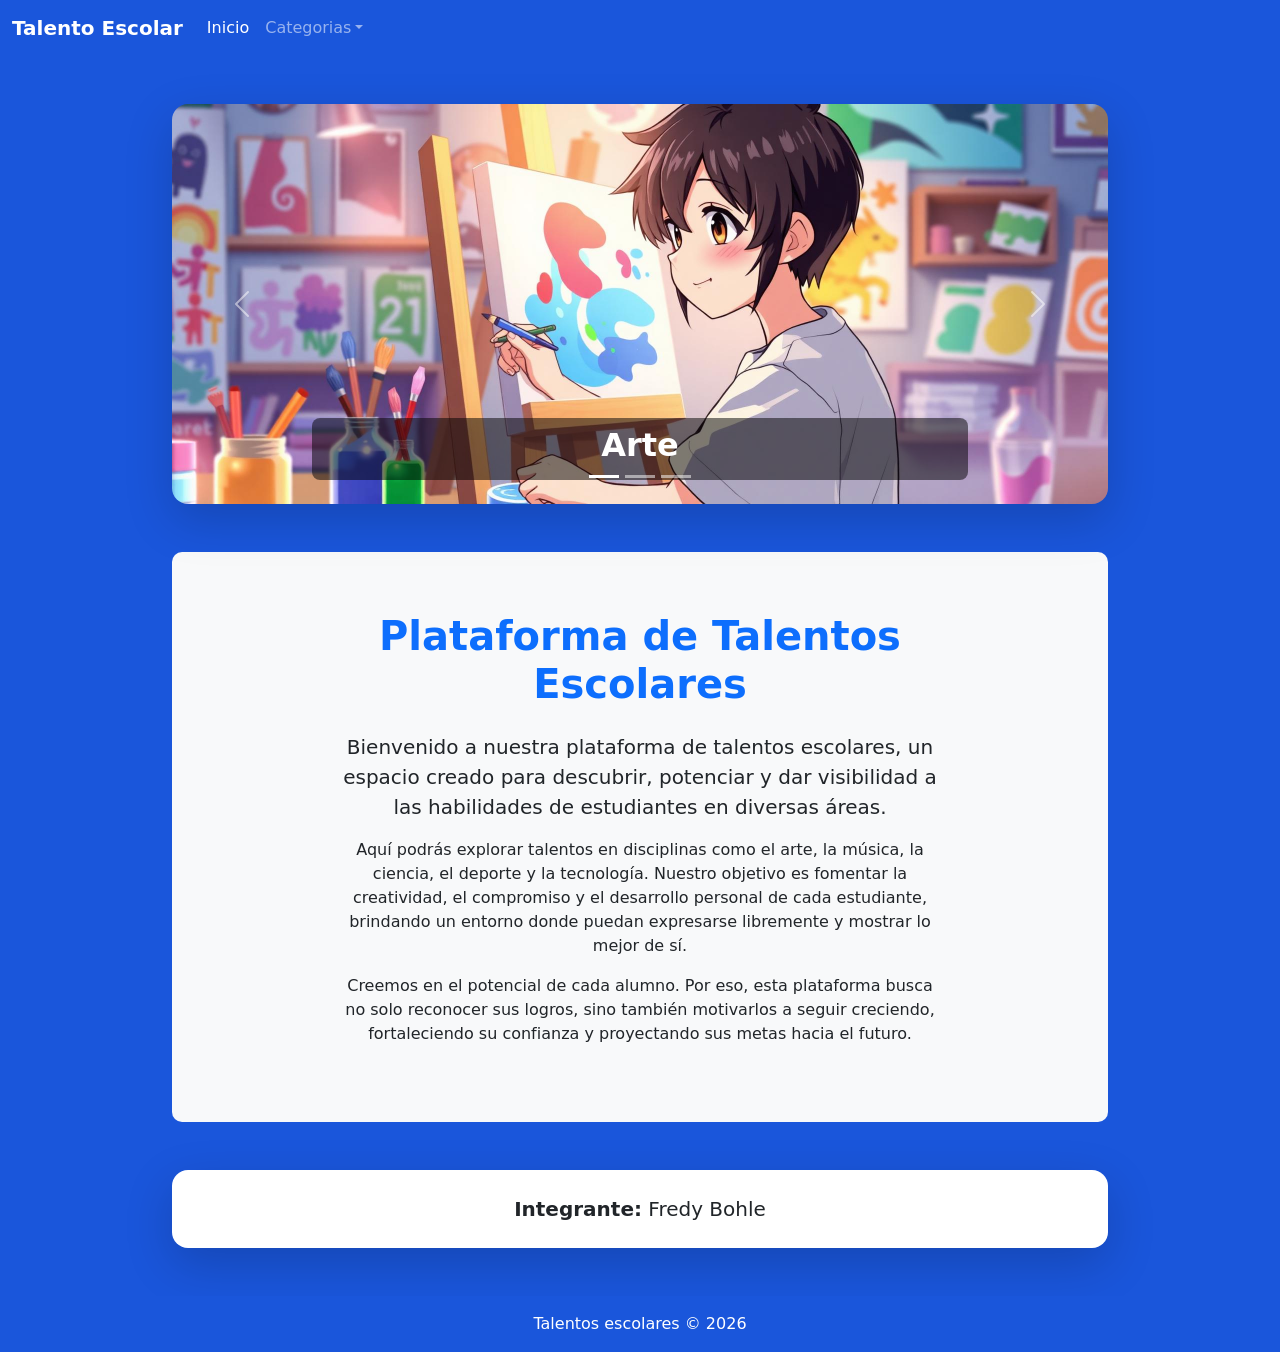
<file: html/inicio.html>
<!doctype html>
<html lang="es">
  <head>
    <meta charset="UTF-8" />
    <meta name="viewport" content="width=device-width, initial-scale=1.0" />
    <meta name="author" content="Fredy Bohle" />
    <title>Portal Talento Escolar</title>
    <link
      href="https://cdn.jsdelivr.net/npm/bootstrap@5.3.8/dist/css/bootstrap.min.css"
      rel="stylesheet"
      integrity="sha384-sRIl4kxILFvY47J16cr9ZwB07vP4J8+LH7qKQnuqkuIAvNWLzeN8tE5YBujZqJLB"
      crossorigin="anonymous"
    />
    <link rel="stylesheet" href="/css/styles.css" />
  </head>
  <body>
    <nav class="navbar navbar-expand-lg navbar-dark fondo-azul sticky-top">
      <div class="container-fluid">
        <a class="navbar-brand fw-bold" href="inicio.html">Talento Escolar</a>
        <button
          class="navbar-toggler"
          type="button"
          data-bs-toggle="collapse"
          data-bs-target="#navbarNav"
        >
          <span class="navbar-toggler-icon"></span>
        </button>
        <div class="collapse navbar-collapse" id="navbarNav">
          <ul class="navbar-nav">
            <li class="nav-item">
              <a class="nav-link active" href="inicio.html">Inicio</a>
            </li>
            <li class="nav-item dropdown">
              <a
                class="nav-link dropdown-toggle"
                href="#"
                role="button"
                data-bs-toggle="dropdown"
                >Categorias</a
              >
              <ul class="dropdown-menu">
                <li><a class="dropdown-item" href="arte.html">Arte</a></li>
                <li><a class="dropdown-item" href="musica.html">Música</a></li>
                <li>
                  <a class="dropdown-item" href="tecnologia.html">Tecnología</a>
                </li>
              </ul>
            </li>
          </ul>
        </div>
      </div>
    </nav>
    <main class="flex-grow-1">
      <div class="fondo-azul py-5">
        <div class="container" style="max-width: 960px">
          <div
            id="carruselCategorias"
            class="carousel slide rounded-4 overflow-hidden shadow-lg mb-4"
            data-bs-ride="carousel"
          >
            <div class="carousel-indicators">
              <button
                type="button"
                data-bs-target="#carruselCategorias"
                data-bs-slide-to="0"
                class="active"
              ></button>
              <button
                type="button"
                data-bs-target="#carruselCategorias"
                data-bs-slide-to="1"
              ></button>
              <button
                type="button"
                data-bs-target="#carruselCategorias"
                data-bs-slide-to="2"
              ></button>
            </div>
            <div class="carousel-inner">
              <div class="carousel-item active">
                <a href="arte.html">
                  <img
                    src="/img/arte-carousel.jpg"
                    class="d-block w-100 img-carousel"
                    alt="Arte"
                  />
                  <div class="carousel-caption d-block">
                    <h2 class="fw-bold">Arte</h2>
                  </div>
                </a>
              </div>
              <div class="carousel-item">
                <a href="musica.html">
                  <img
                    src="/img/musica-carousel.jpg"
                    class="d-block w-100 img-carousel"
                    alt="Música"
                  />
                  <div class="carousel-caption d-block">
                    <h2 class="fw-bold">Música</h2>
                  </div>
                </a>
              </div>
              <div class="carousel-item">
                <a href="tecnologia.html">
                  <img
                    src="/img/tecnologias-carousel.jpg"
                    class="d-block w-100 img-carousel"
                    alt="Tecnologías"
                  />
                  <div class="carousel-caption d-block">
                    <h2 class="fw-bold">Tecnología</h2>
                  </div>
                </a>
              </div>
            </div>
            <button
              class="carousel-control-prev"
              type="button"
              data-bs-target="#carruselCategorias"
              data-bs-slide="prev"
            >
              <span class="carousel-control-prev-icon"></span>
            </button>
            <button
              class="carousel-control-next"
              type="button"
              data-bs-target="#carruselCategorias"
              data-bs-slide="next"
            >
              <span class="carousel-control-next-icon"></span>
            </button>
          </div>
          <section class="container my-5">
            <div class="row justify-content-center">
              <div class="col-lg-8 text-center">
                <h1 class="fw-bold mb-4">Plataforma de Talentos Escolares</h1>
                <p class="lead">
                  Bienvenido a nuestra plataforma de talentos escolares, un
                  espacio creado para descubrir, potenciar y dar visibilidad a
                  las habilidades de estudiantes en diversas áreas.
                </p>
                <p>
                  Aquí podrás explorar talentos en disciplinas como el arte, la
                  música, la ciencia, el deporte y la tecnología. Nuestro
                  objetivo es fomentar la creatividad, el compromiso y el
                  desarrollo personal de cada estudiante, brindando un entorno
                  donde puedan expresarse libremente y mostrar lo mejor de sí.
                </p>
                <p>
                  Creemos en el potencial de cada alumno. Por eso, esta
                  plataforma busca no solo reconocer sus logros, sino también
                  motivarlos a seguir creciendo, fortaleciendo su confianza y
                  proyectando sus metas hacia el futuro.
                </p>
              </div>
            </div>
          </section>
          <div class="bg-white rounded-4 p-4 text-center shadow-lg">
            <p class="fs-5 mb-0"><strong>Integrante:</strong> Fredy Bohle</p>
          </div>
        </div>
      </div>
    </main>
    <footer class="text-center py-3 text-white fondo-azul">
      <p class="mb-0">Talentos escolares &copy; 2026</p>
    </footer>
    <script
      src="https://cdn.jsdelivr.net/npm/bootstrap@5.3.8/dist/js/bootstrap.bundle.min.js"
      integrity="sha384-FKyoEForCGlyvwx9Hj09JcYn3nv7wiPVlz7YYwJrWVcXK/BmnVDxM+D2scQbITxI"
      crossorigin="anonymous"
    ></script>
  </body>
</html>
</file>
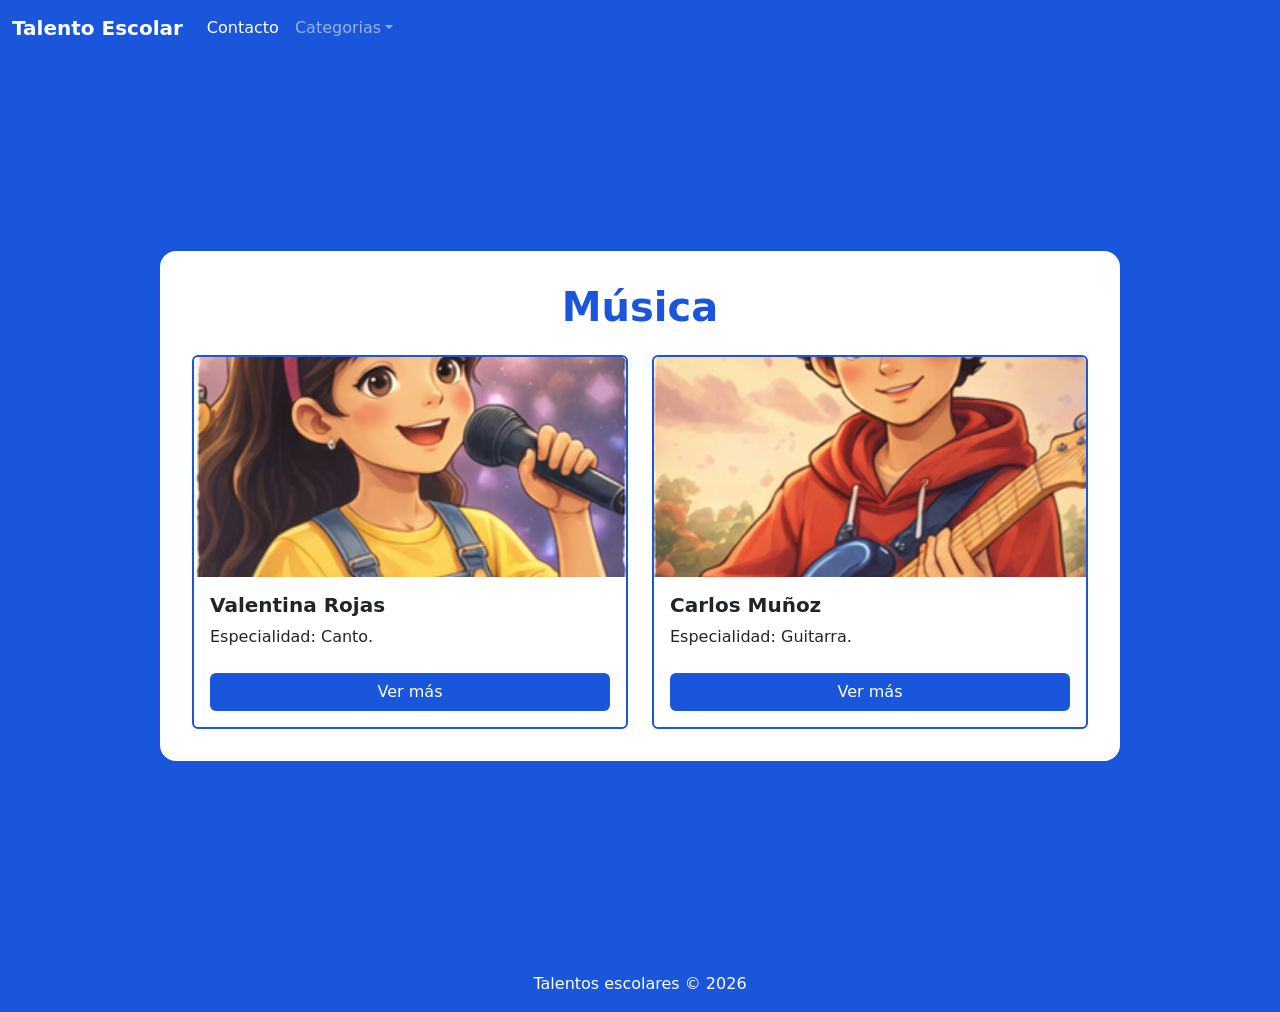
<file: html/musica.html>
<!DOCTYPE html>
<html lang="es">
<head>
    <meta charset="UTF-8">
    <meta name="viewport" content="width=device-width, initial-scale=1.0">
    <meta name="author" content="Fredy Bohle">
    <title>Categoria Música</title>
    <link href="https://cdn.jsdelivr.net/npm/bootstrap@5.3.8/dist/css/bootstrap.min.css" rel="stylesheet" integrity="sha384-sRIl4kxILFvY47J16cr9ZwB07vP4J8+LH7qKQnuqkuIAvNWLzeN8tE5YBujZqJLB" crossorigin="anonymous">
    <link rel="stylesheet" href="../css/styles.css">
</head>
<body>
    <nav class="navbar navbar-expand-lg navbar-dark fondo-azul sticky-top">
        <div class="container-fluid">
            <a class="navbar-brand fw-bold" href="../index.html">Talento Escolar</a>
            <button class="navbar-toggler" type="button" data-bs-toggle="collapse" data-bs-target="#navbarNav">
                <span class="navbar-toggler-icon"></span>
            </button>
            <div class="collapse navbar-collapse" id="navbarNav">
                <ul class="navbar-nav">
                    <li class="nav-item"><a class="nav-link active" href="../html/contacto.html">Contacto</a></li>
                    <li class="nav-item dropdown">
                        <a class="nav-link dropdown-toggle" href="#" role="button" data-bs-toggle="dropdown">Categorias</a>
                        <ul class="dropdown-menu">
                            <li><a class="dropdown-item" href="../html/arte.html">Arte</a></li>
                            <li><a class="dropdown-item" href="../html/musica.html">Música</a></li>
                            <li><a class="dropdown-item" href="../html/tecnologia.html">Tecnología</a></li>
                        </ul>
                    </li>
                </ul>
            </div>
        </div>
    </nav>
    <main class="flex-grow-1">
      <div class="min-vh-100 d-flex align-items-center justify-content-center py-5 fondo-azul">
        <div class="container contenedor-principal">
            <h1 class="text-center mb-4 fw-bold titulo">Música</h1>
            <div class="row g-4">
                <div class="col-12 col-md-6">
                    <div class="card h-100 tarjeta">
                        <img src="../img/Valentina.png" class="card-img-top img-tarjeta" alt="Canto">
                        <div class="card-body d-flex flex-column">
                            <h5 class="card-title fw-semibold">Valentina Rojas</h5>
                            <p class="card-text flex-grow-1">Especialidad: Canto.</p>
                            <a href="../html/ficha-valentina.html" class="btn btn-azul mt-2">Ver más</a>
                        </div>
                    </div>
                </div>
                <div class="col-12 col-md-6">
                    <div class="card h-100 tarjeta">
                        <img src="../img/Carlos.png" class="card-img-top img-tarjeta" alt="Instrumentos">
                        <div class="card-body d-flex flex-column">
                            <h5 class="card-title fw-semibold">Carlos Muñoz</h5>
                            <p class="card-text flex-grow-1">Especialidad: Guitarra.</p>
                            <a href="../html/ficha-carlos.html" class="btn btn-azul mt-2">Ver más</a>
                        </div>
                    </div>
                </div>
                </div>
            </div>
        </div>
    </div>
    </main>
    <footer class="text-center py-3 text-white fondo-azul">
        <p class="mb-0">Talentos escolares &copy; 2026</p>
    </footer>

    <script src="https://cdn.jsdelivr.net/npm/bootstrap@5.3.8/dist/js/bootstrap.bundle.min.js" integrity="sha384-FKyoEForCGlyvwx9Hj09JcYn3nv7wiPVlz7YYwJrWVcXK/BmnVDxM+D2scQbITxI" crossorigin="anonymous"></script>
</body>
</html>
</file>
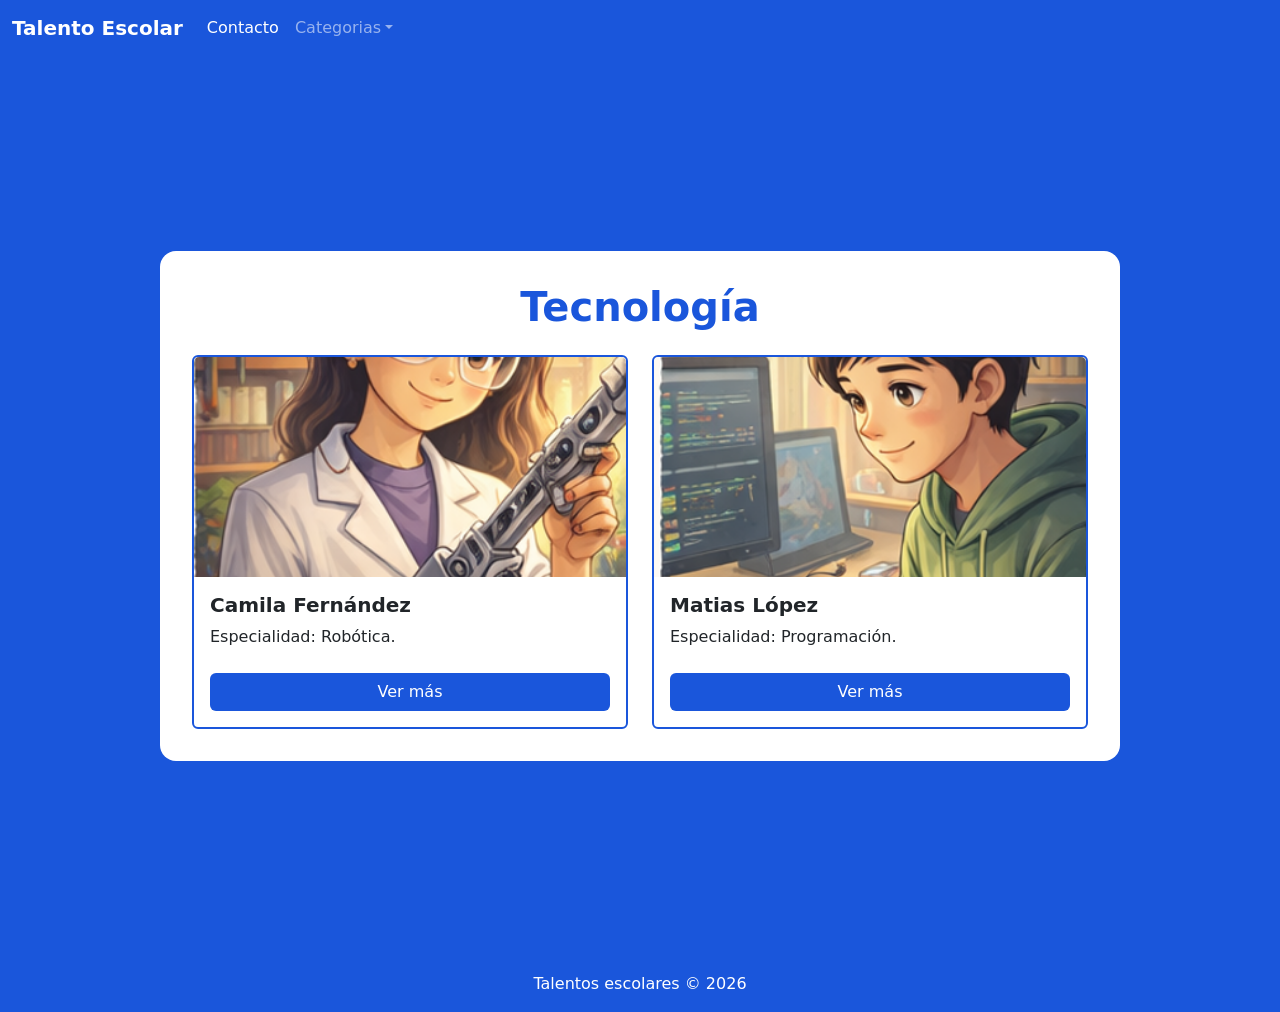
<file: html/tecnologia.html>
<!DOCTYPE html>
<html lang="es">
<head>
    <meta charset="UTF-8">
    <meta name="viewport" content="width=device-width, initial-scale=1.0">
    <meta name="author" content="Fredy Bohle">
    <title>Categoria Tecnologia</title>
    <link href="https://cdn.jsdelivr.net/npm/bootstrap@5.3.8/dist/css/bootstrap.min.css" rel="stylesheet" integrity="sha384-sRIl4kxILFvY47J16cr9ZwB07vP4J8+LH7qKQnuqkuIAvNWLzeN8tE5YBujZqJLB" crossorigin="anonymous">
    <link rel="stylesheet" href="../css/styles.css">
</head>
<body>
    <nav class="navbar navbar-expand-lg navbar-dark fondo-azul sticky-top">
        <div class="container-fluid">
            <a class="navbar-brand fw-bold" href="../index.html">Talento Escolar</a>
            <button class="navbar-toggler" type="button" data-bs-toggle="collapse" data-bs-target="#navbarNav">
                <span class="navbar-toggler-icon"></span>
            </button>
            <div class="collapse navbar-collapse" id="navbarNav">
                <ul class="navbar-nav">
                    <li class="nav-item"><a class="nav-link active" href="../html/contacto.html">Contacto</a></li>
                    <li class="nav-item dropdown">
                        <a class="nav-link dropdown-toggle" href="#" role="button" data-bs-toggle="dropdown">Categorias</a>
                        <ul class="dropdown-menu">
                            <li><a class="dropdown-item" href="../html/arte.html">Arte</a></li>
                            <li><a class="dropdown-item" href="../html/musica.html">Música</a></li>
                            <li><a class="dropdown-item" href="../html/tecnologia.html">Tecnología</a></li>
                        </ul>
                    </li>
                </ul>
            </div>
        </div>
    </nav>
    <main class="flex-grow-1">
      <div class="min-vh-100 d-flex align-items-center justify-content-center py-5 fondo-azul">
        <div class="container contenedor-principal">
            <h1 class="text-center mb-4 fw-bold titulo">Tecnología</h1>
            <div class="row g-4">
                <div class="col-12 col-md-6">
                    <div class="card h-100 tarjeta">
                        <img src="../img/Camila.png" class="card-img-top img-tarjeta" alt="Canto">
                        <div class="card-body d-flex flex-column">
                            <h5 class="card-title fw-semibold">Camila Fernández</h5>
                            <p class="card-text flex-grow-1">Especialidad: Robótica.</p>
                            <a href="../html/ficha-camila.html" class="btn btn-azul mt-2">Ver más</a>
                        </div>
                    </div>
                </div>
                <div class="col-12 col-md-6">
                    <div class="card h-100 tarjeta">
                        <img src="../img/Matias.png" class="card-img-top img-tarjeta" alt="Instrumentos">
                        <div class="card-body d-flex flex-column">
                            <h5 class="card-title fw-semibold">Matias López</h5>
                            <p class="card-text flex-grow-1">Especialidad: Programación.</p>
                            <a href="../html/ficha-matias.html" class="btn btn-azul mt-2">Ver más</a>
                        </div>
                    </div>
                </div>
                </div>
            </div>
        </div>
    </div>
    </main>
    <footer class="text-center py-3 text-white fondo-azul">
        <p class="mb-0">Talentos escolares &copy; 2026</p>
    </footer>

    <script src="https://cdn.jsdelivr.net/npm/bootstrap@5.3.8/dist/js/bootstrap.bundle.min.js" integrity="sha384-FKyoEForCGlyvwx9Hj09JcYn3nv7wiPVlz7YYwJrWVcXK/BmnVDxM+D2scQbITxI" crossorigin="anonymous"></script>
</body>
</html>
</file>
<file: css/styles.css>
.fondo-azul {
    background-color: #1a56db;
}

.contenedor-principal {
    background-color: #fff;
    border-radius: 1rem;
    padding: 2rem;
    max-width: 960px;
}

.titulo {
    color: #1a56db;
}

.tarjeta {
    border: 2px solid #1a56db !important;
}

.img-tarjeta {
    height: 220px;
    object-fit: cover;
}

.btn-azul {
    background-color: #1a56db;
    color: #fff;
}

.btn-azul:hover {
    background-color: #1544b5;
    color: #fff;
}

.img-carousel {
    height: 400px;
    object-fit: cover;
}

.carousel-caption {
    background: rgba(0, 0, 0, 0.5);
    border-radius: 0.5rem;
    padding: 0.5rem 1.5rem;
    display: inline-block;
    bottom: 1.5rem;
}
section {
  background-color: #f8f9fa;
  padding: 60px 20px;
  border-radius: 10px;
}

h1 {
  color: #0d6efd;
}
</file>
